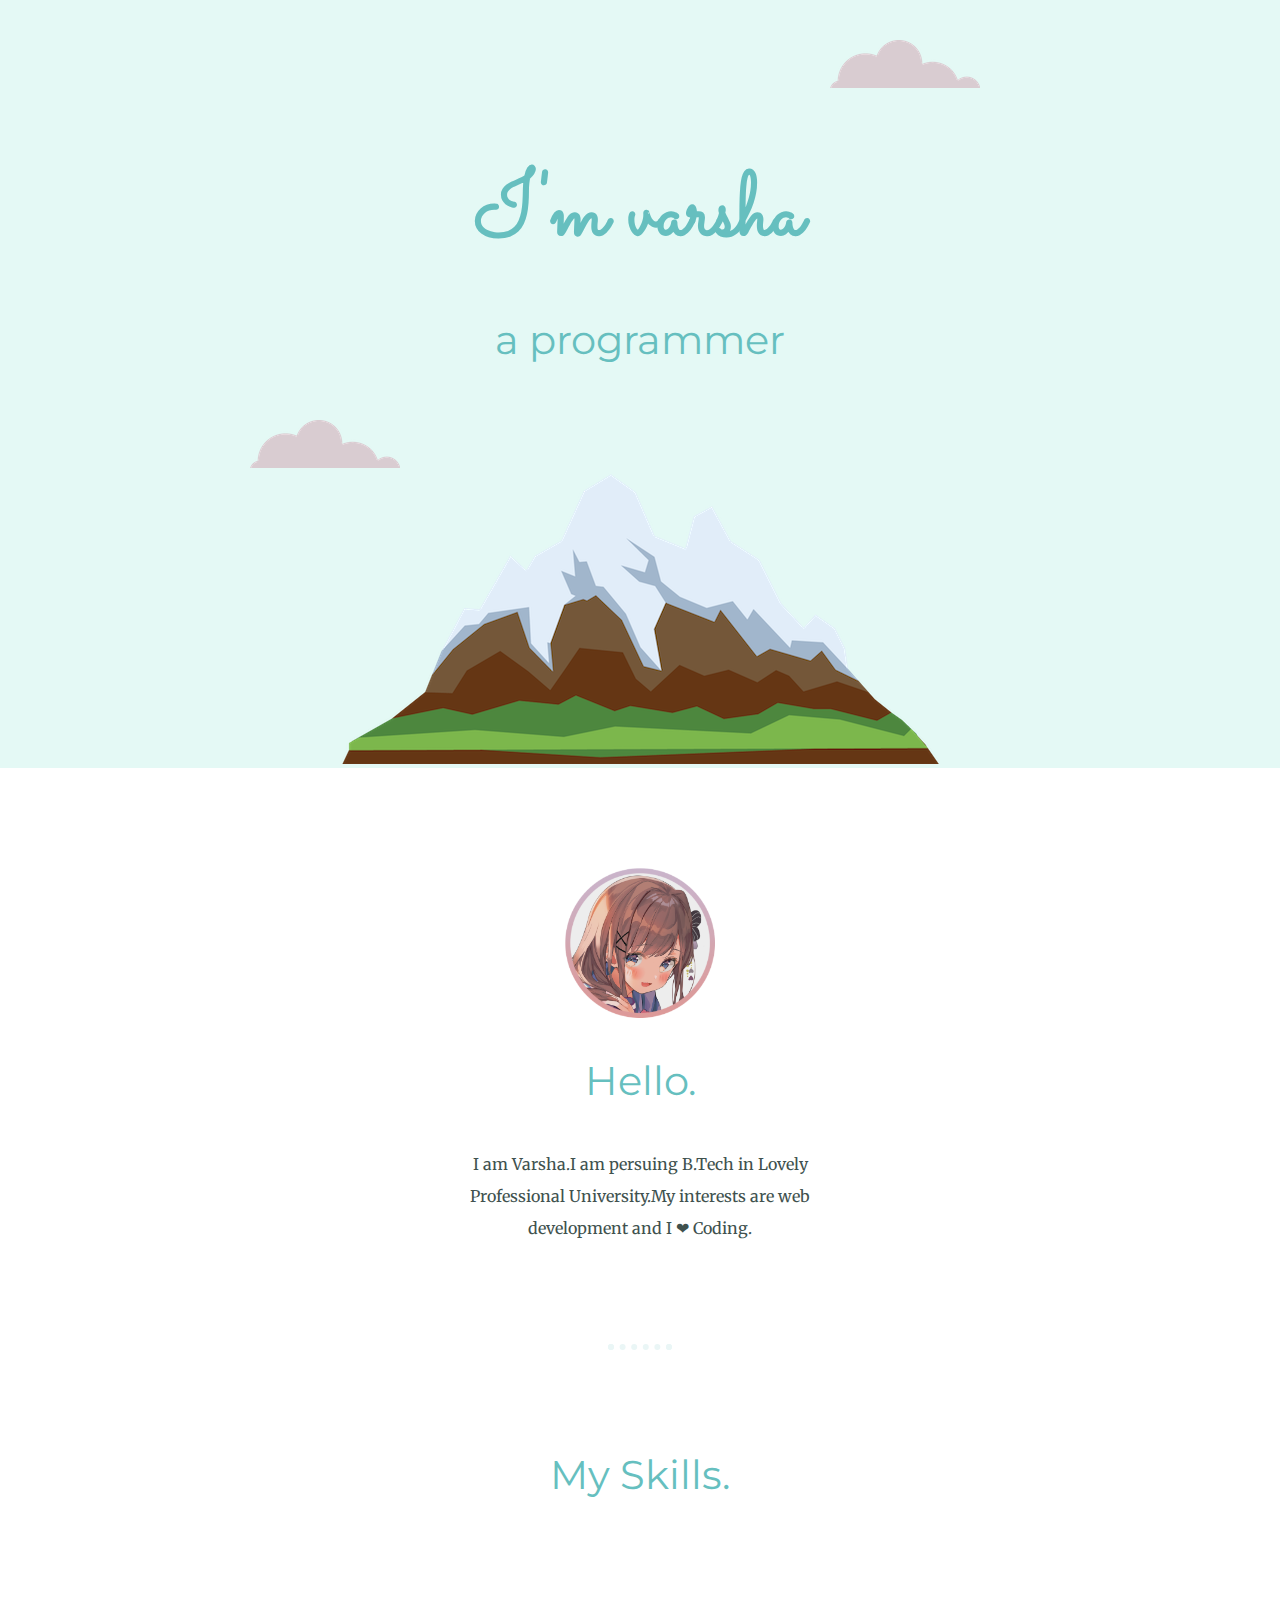
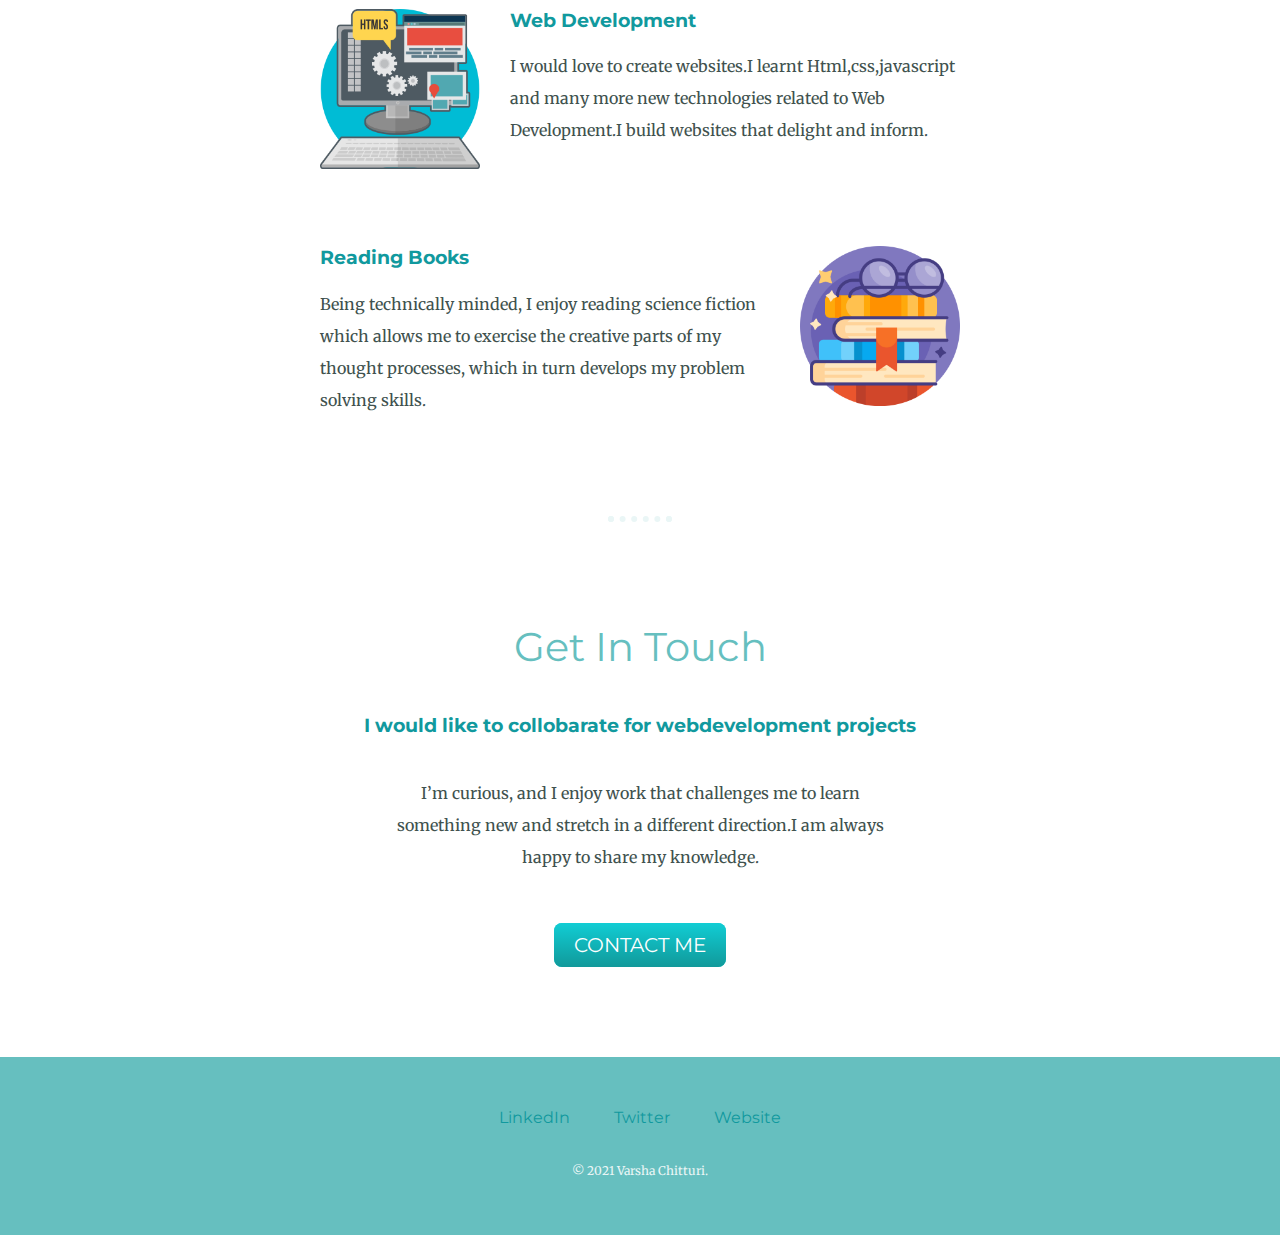
<file: index.html>
<!DOCTYPE html>
<html lang="en">
<head>
    <meta charset="UTF-8">
    <meta http-equiv="X-UA-Compatible" content="IE=edge">
    <meta name="viewport" content="width=device-width, initial-scale=1.0">
    <title>Varsha</title>
    <link rel="stylesheet" href="style.css">
    <link rel="icon" href="icon2.png">
    <link rel="preconnect" href="https://fonts.gstatic.com">
<link href="<link rel= "preconnect" href="https://fonts.gstatic.com">
<link href="https://fonts.googleapis.com/css2?family=Merriweather&family=Montserrat:wght@300&family=Sacramento&display=swap" rel="stylesheet">
</head>
<body>
    <div class="top">
        <img class="top-cloud" src="cloud.png" alt="cloud-image">
        <h1>I'm varsha</h1>
        <h2>a programmer</h2>
        <img src="mountain.png" alt="mountain-image">
        <img class="bottom-cloud" src="cloud.png" alt="cloud-image">
    </div>
    <div class="middle-container">
         <div class="profile">
            <img src="varsha.png" alt="varsha's profile">
            <h2>Hello.</h2>
            <p class="Intro">I am Varsha.I am persuing B.Tech in Lovely Professional University.My interests are web development and I ❤ Coding.</p>
          </div>
          <hr>
          <div class="skills">
              <h2>My Skills.</h2>
              <div class="skill-row">
                <img class="web" src="webdev.png" alt="">
                <h3>Web Development</h3>
                <p>I would love to create websites.I learnt Html,css,javascript and many more new technologies      related to Web Development.I build websites that delight and inform.</p>
              </div>
              <div class="skill-row">
                <img class="book" src="book.png" alt="">
                <h3>Reading Books</h3>
                <p> Being technically minded, I enjoy reading science fiction which allows me to exercise the creative parts of my thought processes, which in turn develops my problem solving skills.</p>
              </div>
            </div>
            <hr>
            <div class="contact-me">
              <h2>Get In Touch</h2>
              <h3>I would like to collobarate for webdevelopment projects</h3>
              <p class="contact-msg">I’m curious, and I enjoy work that challenges me to learn something new and stretch in a different direction.I am always happy to share my knowledge.</p>
              <a class="btn" href="mailto:bujjiluofficial@gmail.com">CONTACT ME</a>
            </div>
          </div>


          <div class="bottom-container">
            <a class="footer-link" href="varsha://www.linkedin.com/">LinkedIn</a>
            <a class="footer-link" href="varsha://twitter.com/">Twitter</a>
            <a class="footer-link" href="varsha.com">Website</a>
            <p class="copyright">© 2021 Varsha Chitturi.</p>
          </div>

    

</body>
</html>
</file>
<file: style.css>
body{
  margin: 0;
  text-align:center;
  font-family: 'Merriweather', sans-serif;
  color: #40514E;
}
h1{
    font-size: 5.625rem;
    margin: 50px auto 0 auto;
    font-family: 'Sacramento', cursive;
    color: #66BFBF;
}
p{
  line-height: 2;
}
.middle-container{
  margin: 100px 0;
}

.skill-row{
  width: 50%;
  margin: 100px auto 100px auto;
  text-align: left;
}
.web{
  width: 25%;
  float: left;
  margin-right: 30px;
}
.Intro{
  width: 30%;
  margin: auto;
}
.contact-msg{
  width: 40%;
  margin: 40px auto 60px;
}
.book{
  width: 25%;
  float: right;
  margin-left: 30px;
}
h2{
  font-family: 'Montserrat', sans-serif;
  font-size: 2.5rem;
  color: #66BFBF;
  font-weight: normal;
  padding-bottom: 10px;
}
h3{
  font-family: 'Montserrat', sans-serif;
  color: #11999E;
}
a{
  color: #11999E;
}
.bottom-container{
  background-color: #66bfbf;
  padding: 50px 0 20px;
}
a{
  color: #11999e;
  font-family: 'Montserrat', sans-serif;
  margin: 10px 20px;
  text-decoration: none;
}
a:hover{
  color: #eaf6f6;
}
.copyright{
  color: #eaf6f6;
  font-size: 0.75rem;
  padding: 20px 0;
}

.top{
  background-color: #E4F9F5;
  position: relative;
  padding-top: 100px;
}
.bottom-cloud{
  position: absolute;
  left:250px;
  bottom: 300px;
}
.top-cloud{
  position: absolute;
  right: 300px;
  top: 40px;
}
.profile img{
  height: 150px;
  width: 150px;
}
hr{
  border: dotted #eaf6f6 6px;
  border-bottom: none;
  width: 4%;
  margin: 100px auto;
}
.btn {
  background: #11cdd4;
  background-image: -webkit-linear-gradient(top, #11cdd4, #11999a);
  background-image: -moz-linear-gradient(top, #11cdd4, #11999a);
  background-image: -ms-linear-gradient(top, #11cdd4, #11999a);
  background-image: -o-linear-gradient(top, #11cdd4, #11999a);
  background-image: linear-gradient(to bottom, #11cdd4, #11999a);
  font-family: 'Montserrat', sans-serif;
  -webkit-border-radius: 8;
  -moz-border-radius: 8;
  border-radius: 8px;
  
  color: #ffffff;
  font-size: 20px;
  padding: 10px 20px 10px 20px;
  text-decoration: none;
}

.btn:hover {
  background: #30e3cb;
  background-image: -webkit-linear-gradient(top, #30e3cb, #2bc48d);
  background-image: -moz-linear-gradient(top, #30e3cb, #2bc48d);
  background-image: -ms-linear-gradient(top, #30e3cb, #2bc48d);
  background-image: -o-linear-gradient(top, #30e3cb, #2bc48d);
  background-image: linear-gradient(to bottom, #30e3cb, #2bc48d);
  text-decoration: none;
}
</file>
